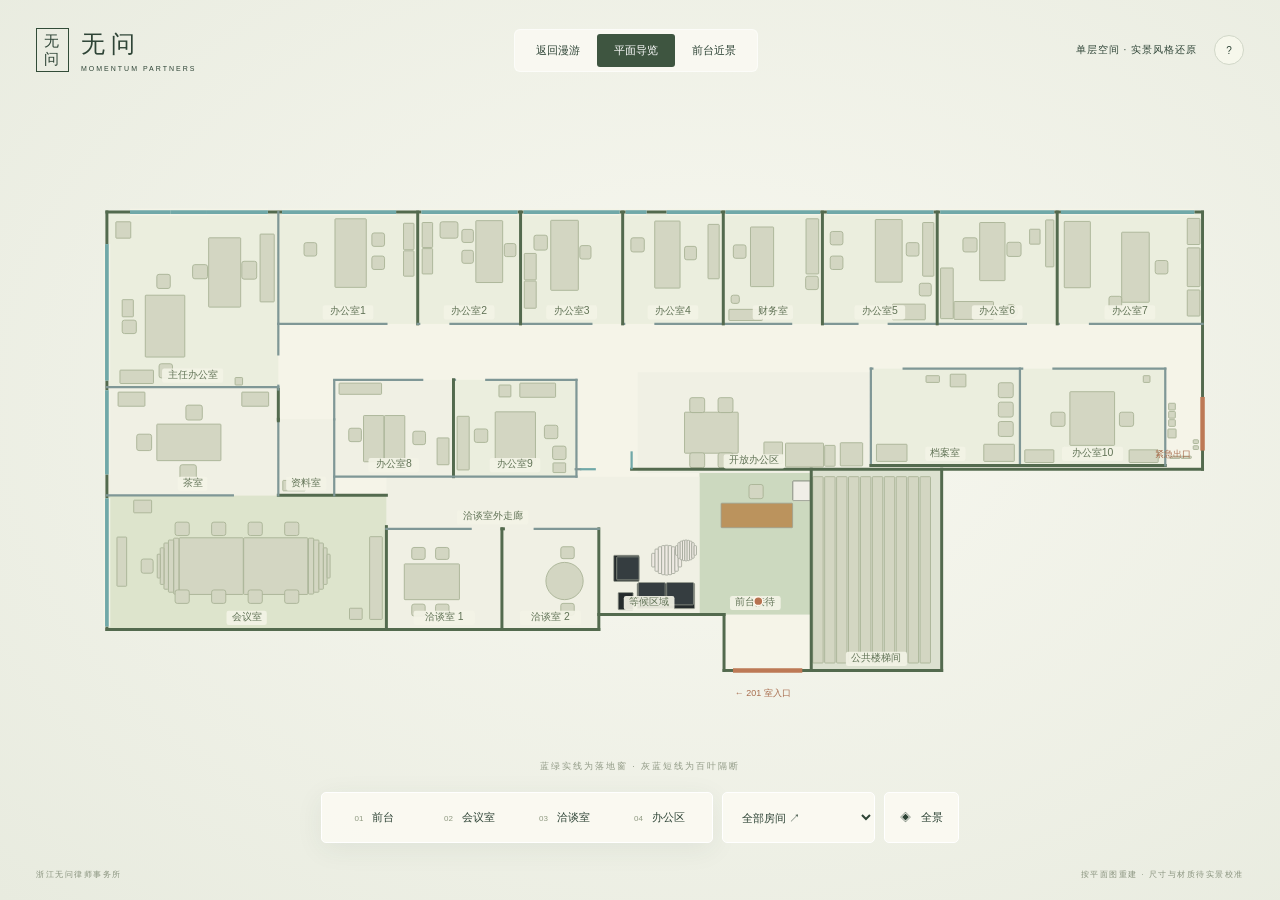
<file: plan.html>
<!doctype html><html lang="zh-CN"><head><meta charset="utf-8"><meta name="viewport" content="width=device-width,initial-scale=1,viewport-fit=cover"><meta name="theme-color" content="#eeeee5"><title>无问 · 方块律所｜单层空间漫游</title><meta name="description" content="根据浙江无问律师事务所平面图制作的单层方块空间，可浏览房间布局并进入三维空间自由漫游。"><link rel="stylesheet" href="./style.css"></head><body>
<main id="world" aria-label="律所三维空间"></main><div id="planView" hidden><div id="planCanvas"></div><span class="plan-caption">蓝绿实线为落地窗 · 灰蓝短线为百叶隔断</span></div><div id="loading">正在摆好每一块方块…</div>
<header><a class="brand" href="./" aria-label="无问首页"><span class="seal">无<br>问</span><span>无问<small>MOMENTUM PARTNERS</small></span></a><div class="view-switch" role="group" aria-label="浏览方式"><button id="view3d" class="active">立体空间</button><button id="viewPlan">平面导览</button><button id="viewReception">前台近景</button></div><div class="headright"><span>单层空间 · 实景风格还原</span><button id="help" aria-label="查看说明">?</button></div></header>
<aside class="intro"><div class="eyebrow">STEP INSIDE OUR EVERYDAY</div><h1>沿着走廊，<br>走进无问。</h1><p>熟悉的房间，换一种模样。<br>从前台开始，在方块世界里转一转。</p><button id="enter" class="primary">从前台开始 <b>↗</b></button><div class="keyhint">点击地面前往 <i>·</i> 拖动环顾<br>W A S D 行走 · M 切换平面</div><div class="signature">西东无问，泱泱大风。</div></aside>
<div id="position" hidden><span class="dot"></span><span id="where">前台接待</span><small id="modeHint">点击地面行走 · 拖动画面环顾</small></div><span id="crosshair" hidden>+</span>
<aside id="detail" hidden><span class="eyebrow">YOU ARE HERE</span><h2 id="placeTitle">前台接待</h2><p id="placeDescription"></p><div class="detail-actions"><button id="arriveNow">直接抵达 ↗</button><button id="returnOverview">↗ 返回全景</button></div></aside>
<aside id="miniMap"><div class="miniHead"><span>空间位置</span><span>仅此一层</span></div><svg id="miniSvg" viewBox="180 185 690 1550" aria-label="单层平面位置图"></svg><div class="miniFoot">入口在图纸左侧<br>● 当前位置</div></aside>
<div class="bottom"><nav aria-label="选择参观点"><button data-place="lobby"><em>01</em>前台</button><button data-place="meeting"><em>02</em>会议室</button><button data-place="talk1"><em>03</em>洽谈室</button><button data-place="open"><em>04</em>办公区</button></nav><select id="roomSelect" aria-label="选择房间"><option value="">全部房间 ↗</option></select><button id="overview" aria-label="返回建筑全景">◈ <span>全景</span></button></div>
<section id="routeStatus" aria-label="步行导览进度" hidden><div><span class="route-icon">↗</span><span id="routeName"></span><small id="routeDistance"></small><button id="stopRoute" aria-label="停止自动行走">停下</button></div><progress id="routeProgress" max="1" value="0" aria-label="已完成路线"></progress></section>
<div id="touch" hidden><button data-key="KeyW" aria-label="前进">↑</button><div><button data-key="KeyA" aria-label="左移">←</button><button data-key="KeyS" aria-label="后退">↓</button><button data-key="KeyD" aria-label="右移">→</button></div></div>
<footer><span>浙江无问律师事务所</span><span>按平面图重建 · 尺寸与材质待实景校准</span></footer><div id="toast" role="status"></div>
<dialog id="receptionDialog" aria-labelledby="receptionTitle"><button id="closeReception" class="close" aria-label="关闭前台近景">×</button><div class="reception-head"><div><div class="eyebrow">A FAMILIAR PLACE, IN BLOCKS</div><h2 id="receptionTitle">前台，照着熟悉的样子。</h2></div><div class="reception-tabs" aria-label="前台近景区域"><button id="showDesk" class="active">前台</button><button id="showWaiting">等候区</button></div></div><img id="receptionImage" src="./assets/reception-front.png" alt="按实景照片重建的方块前台，含木格栅招牌墙、白色斜切石纹前台、轨道灯和白色展示柜"><div class="reception-caption"><p id="receptionCaption">木格栅招牌墙 · 红色标志 · 斜切石纹前台 · 黑色轨道灯</p><button id="visitReception" class="primary">进入前台漫游 ↗</button></div><p class="reception-note">依四张实景照片还原样式，沿用平面图布局。近景与漫游使用相同的方块模型，尺寸比例仍待实测校准。</p></dialog>
<dialog id="helpDialog"><button id="closeHelp" class="close" aria-label="关闭说明">×</button><div class="eyebrow">ONE FLOOR. MANY STORIES.</div><h2>随便走走，来坐一会儿。</h2><p>点击三维空间中可见的地面即可前往。选择房间后，会自动沿通道绕过墙体和家具，虚线标明路线；点「停下」或按 Esc 可中止，点「直接抵达」可跳过行走。平面导览也能显示同样的步行过程。</p><p>电脑用 W / A / S / D 或方向键行走，Shift 加快，拖动环顾，M 切换平面。手机可点地面行走、滑动转头，也可使用方向按钮。全景模式可拖动旋转、滚轮或双指缩放。全景将墙体降低以便看清布局，进入后恢复墙高。「平面导览」可以查看完整布局，点击房间可沿路线前往。</p><div class="factnote"><b>这一版依据你提供的单层平面图制作。</b><p>共 12 间合伙人办公室，另有茶室、财务室、资料室、2 间洽谈室、会议室、前台和开放办公区。楼梯间仅保留占位。</p><p>蓝绿实线为落地窗，灰蓝短线为百叶隔断。茶室从会议室进入。</p><p>原图没有尺寸，空间按照片中的相对比例建立；墙高、家具尺寸、颜色与材质均为暂定。</p></div><p class="fine">材质绘制和寻路参考并改编自 <a href="https://github.com/terryHu7/homecraft" target="_blank" rel="noopener">Homecraft</a>，© 2026 Terry，<a href="./vendor/HOMECRAFT-LICENSE.txt" target="_blank" rel="noopener">MIT 许可</a>。独立方块风格作品，与 Minecraft 无隶属关系。</p><button id="startHelp" class="primary">去前台看看 <b>↗</b></button></dialog>
<script type="module" src="./plan-entry.js"></script></body></html>
</file>
<file: style.css>
*{box-sizing:border-box}html,body{margin:0;width:100%;height:100%;overflow:hidden}body{font-family:Inter,"PingFang SC","Microsoft YaHei",sans-serif;color:#2e4436;background:#eeeee5}button,select,a{-webkit-tap-highlight-color:transparent}button,select{font:inherit;color:inherit;cursor:pointer}button{border:0}button:hover{filter:brightness(.95)}button:focus-visible,select:focus-visible,a:focus-visible,[tabindex]:focus-visible{outline:3px solid #b16e51;outline-offset:4px}#world,#planView{position:absolute;inset:0}#world canvas{display:block;touch-action:none}header{position:absolute;top:28px;left:36px;right:36px;display:flex;align-items:center;justify-content:space-between;gap:20px;pointer-events:none}.brand{display:flex;align-items:center;gap:12px;color:inherit;text-decoration:none;font-family:serif;letter-spacing:6px;font-size:24px;pointer-events:auto}.seal{font-size:15px;line-height:18px;padding:3px 7px;letter-spacing:2px;border:1px solid #324c38}.brand small{display:block;font-family:sans-serif;font-size:7px;letter-spacing:2px;margin-top:5px}.headright{display:flex;align-items:center;gap:17px;font-size:10px;letter-spacing:1px}.headright button{width:30px;height:30px;background:#faf9efb9;border:1px solid #d1d7c8;border-radius:50%;pointer-events:auto}.view-switch{display:flex;padding:4px;border:1px solid #fff8;border-radius:6px;background:#fbfaf2d9;pointer-events:auto}.view-switch button{padding:9px 17px;font-size:11px;background:transparent;border-radius:3px}.view-switch .active{background:#3e5540;color:#fff}.view-switch button:disabled{opacity:.4;cursor:default}.intro{position:absolute;left:5%;top:25%;max-width:300px;pointer-events:none}.eyebrow{font-size:8px;letter-spacing:2px;color:#879179}h1{font-family:"Songti SC","Noto Serif CJK SC",serif;font-size:clamp(36px,3.6vw,56px);line-height:1.36;font-weight:500;letter-spacing:4px;margin:23px 0}.intro p{font-size:12px;line-height:2;color:#7c8674;letter-spacing:.7px}.primary{pointer-events:auto;background:#3d5741;color:#fafaf0;padding:16px 20px;min-width:180px;text-align:left;border-radius:3px;font-size:12px;letter-spacing:2px}.primary b{float:right;font-weight:400;font-size:18px}.intro .primary{margin-top:18px}.keyhint{font-size:9px;line-height:1.9;color:#8a927f;margin-top:15px}.keyhint i{padding:0 8px}.signature{margin-top:42px;font-size:10px;letter-spacing:4px;color:#7e8972}.bottom{position:absolute;bottom:57px;left:50%;transform:translateX(-50%);display:flex;gap:9px;max-width:94vw;white-space:nowrap}nav{display:flex;padding:5px;border:1px solid #fff;border-radius:5px;background:#fbfaf2eb;box-shadow:0 6px 28px #2f4c3412}nav button{padding:12px 17px;font-size:11px;background:transparent;border-radius:3px;min-width:95px}nav em{font-size:8px;margin-right:9px;color:#909b82;font-style:normal}nav button.active{background:#405941;color:#fff}nav button.active em{color:#c4cfb5}#roomSelect,#overview{background:#fbfaf2eb;border:1px solid #fff;border-radius:5px;padding:0 15px;font-size:11px;max-width:155px}#overview span{padding-left:7px}footer{position:absolute;left:36px;right:36px;bottom:20px;font-size:8px;letter-spacing:1.5px;color:#88927d;display:flex;justify-content:space-between;pointer-events:none}#miniMap{position:absolute;right:27px;bottom:144px;padding:12px;background:#fbfaf3d9;border:1px solid #fffa;border-radius:6px;width:143px;backdrop-filter:blur(8px);box-shadow:0 5px 30px #324b2b0c}.miniHead{display:flex;align-items:center;justify-content:space-between;font-size:9px}.miniHead span:last-child{font-size:7px;color:#859179}#miniSvg{display:block;width:91px;height:205px;margin:12px auto}.miniFoot{font-size:7px;color:#98a18d;line-height:1.7}#miniSvg [data-place]{cursor:pointer}#position{position:absolute;top:108px;left:36px;padding:12px 17px;background:#fbfaf3e6;border-radius:4px;font-size:12px}.dot{display:inline-block;width:6px;height:6px;border-radius:50%;background:#84946a;margin-right:8px}#position small{display:block;font-size:9px;color:#8b947e;margin:6px 0 0 14px}#crosshair{position:absolute;left:50%;top:50%;font-size:20px;color:#fff9;text-shadow:0 1px 3px #0005;pointer-events:none}#detail{position:absolute;left:36px;bottom:146px;padding:18px 20px;width:240px;border-left:2px solid #9aa887;background:#faf9f0eb;backdrop-filter:blur(7px);border-radius:0 4px 4px 0}#detail h2{font-family:serif;font-size:24px;letter-spacing:2px;font-weight:500;margin:14px 0 10px}#detail p{font-size:11px;color:#7c8771;line-height:1.9;margin:0}#returnOverview{padding:0;margin-top:18px;font-size:10px;background:transparent;color:#596f51}#touch{position:absolute;left:20px;bottom:148px;text-align:center;user-select:none}#touch button{width:43px;height:43px;margin:2px;border:1px solid #fff;background:#faf9efcb;border-radius:5px;font-size:18px;touch-action:none}#toast{position:absolute;left:50%;bottom:128px;transform:translateX(-50%);font-size:11px;padding:12px 18px;background:#fffdf2ef;border-radius:5px;box-shadow:0 4px 15px #2d4a2712;max-width:85vw;text-align:center;opacity:0;transition:opacity .3s;pointer-events:none}#toast.show{opacity:1}#loading{position:absolute;top:50%;left:50%;transform:translate(-50%,-50%);background:#fbfaf3;padding:20px 28px;border-radius:5px;letter-spacing:2px;font-size:11px}dialog{border:1px solid #e4e7d9;background:#fbfaf1;color:#3c5038;padding:34px;width:460px;max-width:91vw;max-height:86vh;border-radius:8px;box-shadow:0 18px 70px #253f3050}dialog::backdrop{background:#2d44344d;backdrop-filter:blur(5px)}.close{position:absolute;top:12px;right:14px;font-size:24px;background:transparent}dialog h2{font-family:serif;font-weight:500;font-size:25px;margin:22px 0}dialog p{font-size:11px;color:#7c8672;line-height:1.9}.factnote{border-top:1px solid #dde3cf;margin-top:20px;padding-top:18px}.factnote b{font-size:11px;font-weight:500}.factnote p{font-size:10px}.fine{font-size:9px}dialog .primary{display:block;width:100%;margin-top:20px}#planView{background:radial-gradient(ellipse at 55% 45%,#f8f8f0,#e8ebdf)}#planCanvas{position:absolute;top:145px;bottom:155px;left:4%;right:4%;display:flex;align-items:center;justify-content:center}#planCanvas svg{width:100%;height:100%;overflow:visible}.plan-caption{position:absolute;bottom:127px;left:50%;transform:translateX(-50%);font-size:9px;color:#929b87;letter-spacing:2px;white-space:nowrap}.planMode .intro,.walking .intro{display:none}.planMode #miniMap{display:none}.planMode #detail{bottom:auto;top:107px;width:350px;background:#faf9f2e6;padding:12px 18px}.planMode #detail h2{font-size:17px;margin:8px 0}.planMode #detail .eyebrow,.planMode #detail #returnOverview{display:none}.planMode #position{display:none}.plan-room{cursor:pointer}.room-fill{transition:fill .15s}.plan-room:hover .room-fill,.plan-room.selected .room-fill{fill:#ccd9bf}.plan-room:focus{outline:none}.plan-room:focus .room-fill{stroke:#b17455;stroke-width:3}.plan-label{font-family:"PingFang SC","Microsoft YaHei",sans-serif;fill:#617356;font-size:15px;pointer-events:none}.plan-furniture{fill:#d3d6c2;stroke:#a9b396;stroke-width:1.2;pointer-events:none}.plan-wall{stroke:#536a4e;stroke-width:4;stroke-linecap:square;fill:none;pointer-events:none}.plan-door{stroke:#a8b69a;stroke-width:1.5;stroke-dasharray:3 3;fill:none;pointer-events:none}[hidden]{display:none!important}
@media(max-width:850px){header{top:19px;left:20px;right:20px;gap:10px}.brand{font-size:20px;gap:9px}.brand small{font-size:6px;letter-spacing:1.3px}.headright>span{display:none}.headright{gap:0}.view-switch button{padding:8px 10px;font-size:10px}.intro{left:25px;top:20%;max-width:250px}.intro h1{font-size:36px}.intro p{font-size:10px}.eyebrow{font-size:7px}.keyhint{font-size:8px}.signature{font-size:8px;margin-top:24px}.bottom{width:calc(100% - 28px);max-width:none;gap:5px;bottom:55px;justify-content:center}nav{padding:3px;flex:1;justify-content:space-between}nav button{padding:12px 8px;font-size:10px;min-width:0}nav em{display:none}#roomSelect{font-size:10px;padding:0 6px;max-width:105px}#overview{padding:0 12px}#overview span{display:none}#miniMap{right:16px;bottom:139px;width:113px;padding:9px}#miniSvg{height:156px;width:70px;margin:8px auto}.miniHead{font-size:8px}.miniFoot{font-size:6px}footer{left:20px;right:20px;font-size:6px;letter-spacing:.7px}#detail{left:20px;bottom:auto;top:150px;width:196px;padding:12px 15px}#detail h2{font-size:19px;margin:8px 0}#detail p{font-size:9px}#detail #returnOverview{margin-top:10px}#detail .eyebrow{display:none}#position{left:20px;top:92px;padding:9px 12px;font-size:11px}#position small{font-size:8px}#planCanvas{top:155px;bottom:143px;left:3%;right:3%}.plan-caption{font-size:7px;bottom:123px;letter-spacing:1px}.planMode #detail{top:91px;left:20px;right:20px;width:auto;padding:8px 12px;display:flex;gap:10px;align-items:center}.planMode #detail h2{font-size:13px;white-space:nowrap;margin:0}.planMode #detail p{font-size:8px}.walking #miniMap{display:none}#toast{font-size:9px}}
@media(max-width:460px){.brand{font-size:18px;letter-spacing:4px}.seal{font-size:12px;line-height:15px;padding:3px 5px}.brand small{max-width:106px;font-size:5px;letter-spacing:.7px}.view-switch{padding:3px}.view-switch button{font-size:9px;padding:8px}.headright button{width:25px;height:25px}.intro{top:19%}.intro h1{font-size:33px}.intro .primary{padding:13px 17px;min-width:166px}.signature{margin-top:20px}#miniMap{display:none}.walking #detail{top:146px;right:20px;width:auto;max-width:250px}}
#receptionDialog{width:1000px;max-width:94vw;padding:26px;max-height:92vh}#receptionDialog .reception-head{display:flex;align-items:center;justify-content:space-between;gap:20px;padding-right:24px}#receptionDialog h2{margin:12px 0 16px;font-size:24px}.reception-tabs{display:flex;background:#e9ecdf;padding:4px;border-radius:4px;white-space:nowrap}.reception-tabs button{padding:9px 15px;font-size:11px;background:transparent;border-radius:3px}.reception-tabs button.active{background:#405941;color:#fff}#receptionImage{display:block;width:100%;height:min(60vh,620px);object-fit:contain;background:#eeece3;border-radius:5px}.reception-caption{display:flex;align-items:center;justify-content:space-between;gap:16px}.reception-caption p{font-size:11px;color:#788570}.reception-caption .primary{width:auto;min-width:166px;margin-top:15px;padding:13px 17px;font-size:11px}.reception-note{font-size:9px!important;margin:12px 0 0!important;color:#98a18d!important;line-height:1.7!important}
@media(max-width:600px){#receptionDialog{padding:20px;max-width:96vw}#receptionDialog .reception-head{display:block;padding-right:10px}#receptionDialog h2{font-size:21px;margin-bottom:14px}.reception-tabs{width:max-content;margin-bottom:12px}.reception-tabs button{padding:7px 15px}#receptionImage{height:47vh}.reception-caption{display:block}.reception-caption p{font-size:10px}.reception-caption .primary{margin-top:8px;font-size:10px;padding:11px 15px}.view-switch button{padding:8px;font-size:9px}.brand small{max-width:89px;font-size:5px;letter-spacing:.5px}.brand{gap:7px}.reception-note{font-size:8px!important}}

.detail-actions{display:flex;gap:18px;align-items:center;margin-top:16px}.detail-actions button{padding:0;background:transparent;font-size:10px;color:#596f51}.detail-actions #arriveNow{color:#a36949}.detail-actions #returnOverview{margin:0}.planMode #detail .detail-actions{margin-top:8px}.planMode #detail #arriveNow{display:block;white-space:nowrap}
#routeStatus{position:absolute;left:50%;bottom:127px;transform:translateX(-50%);width:355px;max-width:90vw;background:#fbfaf2f5;border:1px solid #fff;border-radius:6px;padding:12px 15px 9px;box-shadow:0 5px 28px #324b2b14}#routeStatus>div{display:flex;gap:9px;align-items:center;font-size:11px}.route-icon{color:#b17455;font-size:19px}#routeName{flex:1}#routeDistance{font-size:9px;color:#8a947e}#stopRoute{background:#e9ecdf;border-radius:3px;padding:7px 10px;font-size:10px}#routeProgress{width:100%;height:3px;display:block;margin-top:9px;appearance:none;border:0;background:#e5e8da;border-radius:2px;accent-color:#a77554}#routeProgress::-webkit-progress-bar{background:#e5e8da}#routeProgress::-webkit-progress-value{background:#a77554}body:has(#routeStatus:not([hidden])) .plan-caption{display:none}body:has(#routeStatus:not([hidden])) #toast{bottom:202px}.fine a{color:#697e5e}
@media(max-width:850px){#routeStatus{bottom:118px;width:330px}.planMode #detail .detail-actions{margin:0 0 0 auto}.planMode #detail #arriveNow{font-size:9px}.plan-caption{max-width:92vw;white-space:normal;text-align:center;line-height:1.7}.walking #detail .detail-actions{margin-top:10px}.detail-actions button{font-size:9px}.planMode #detail p{display:-webkit-box;-webkit-line-clamp:2;-webkit-box-orient:vertical;overflow:hidden}#touch{bottom:200px}}
</file>
